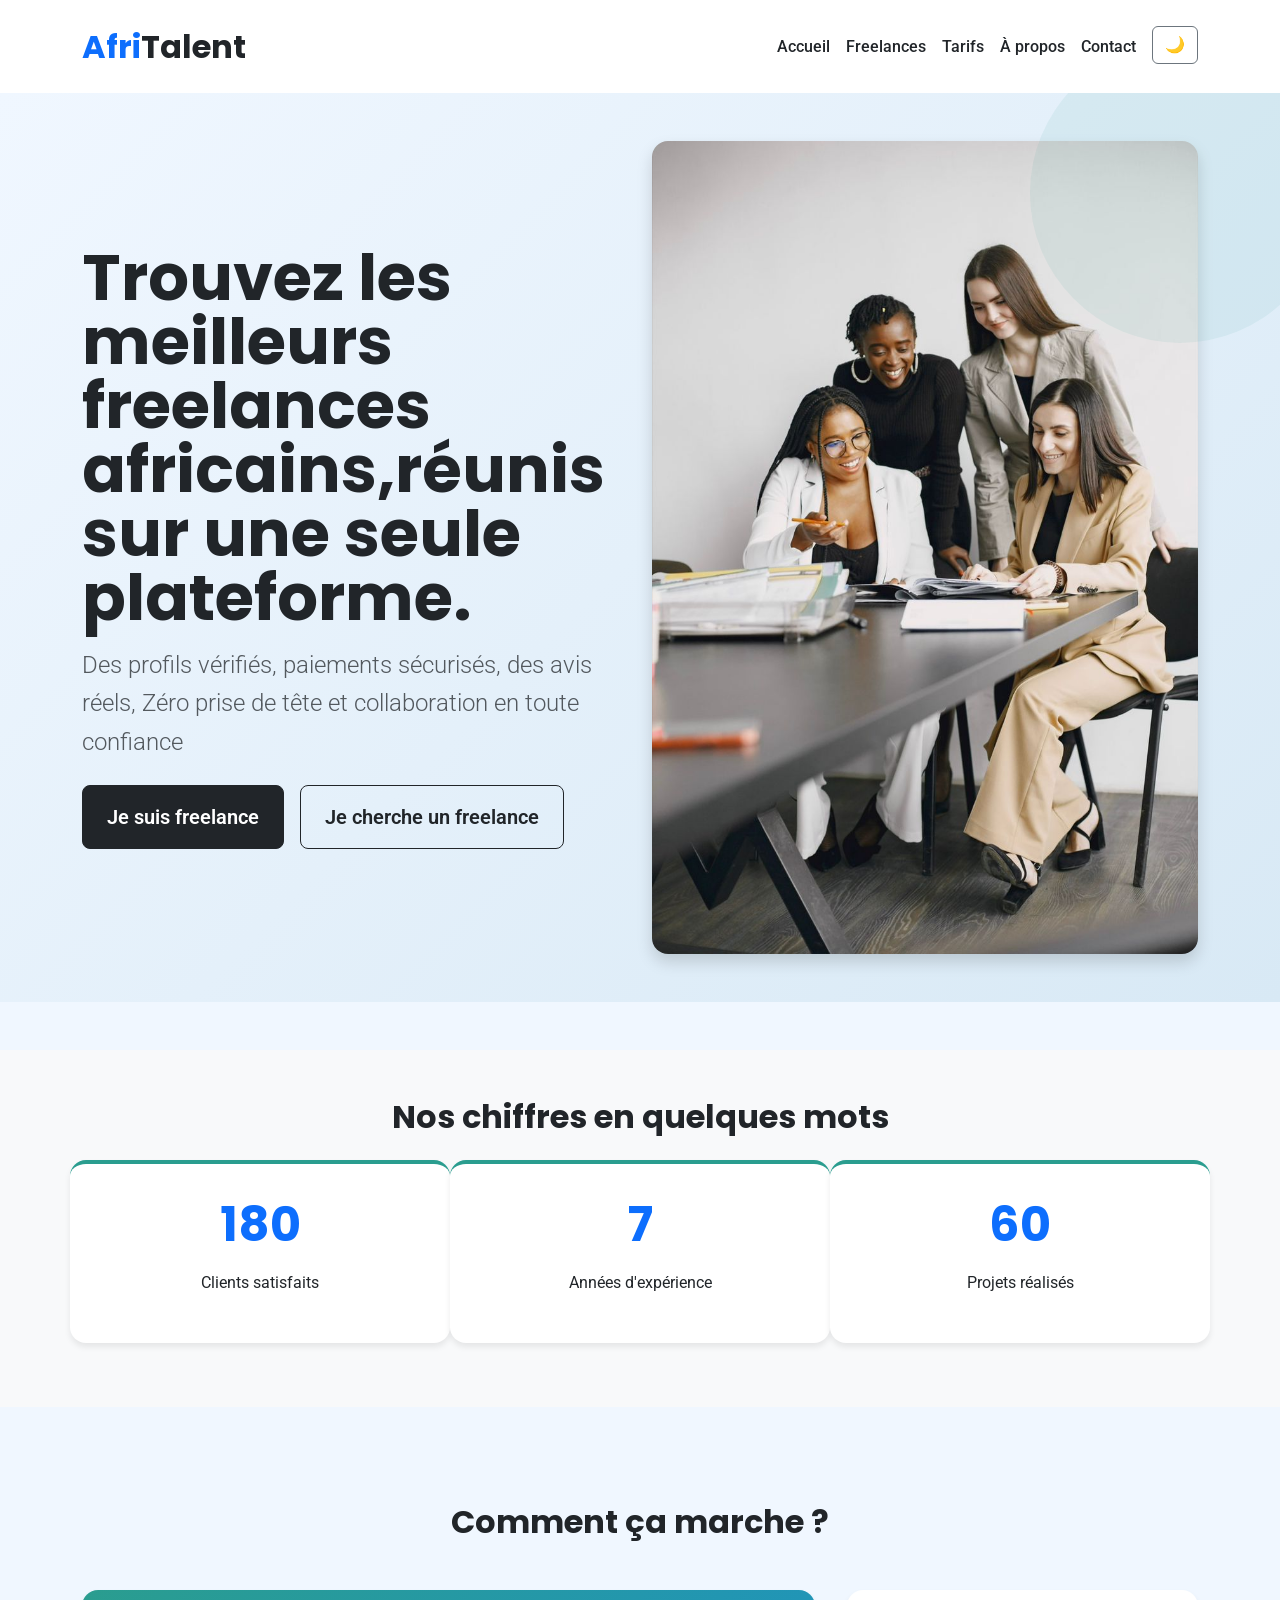
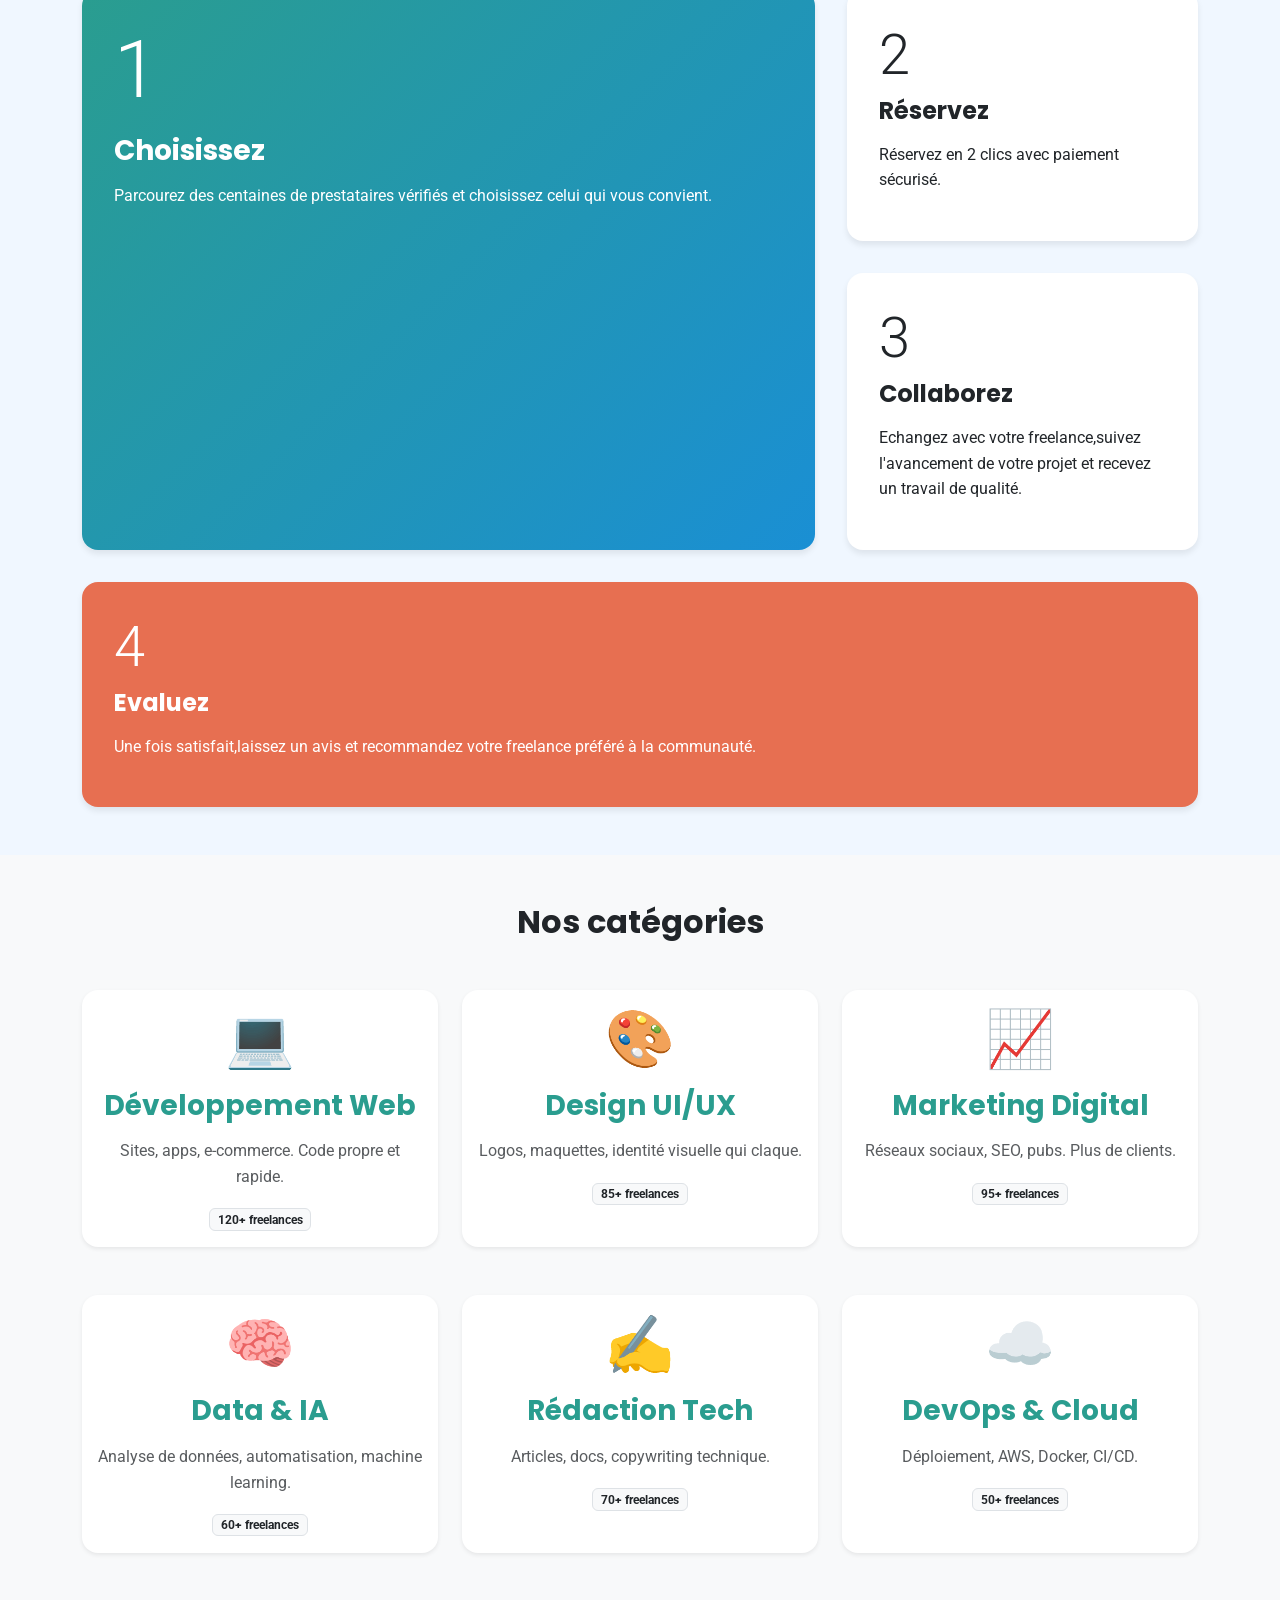
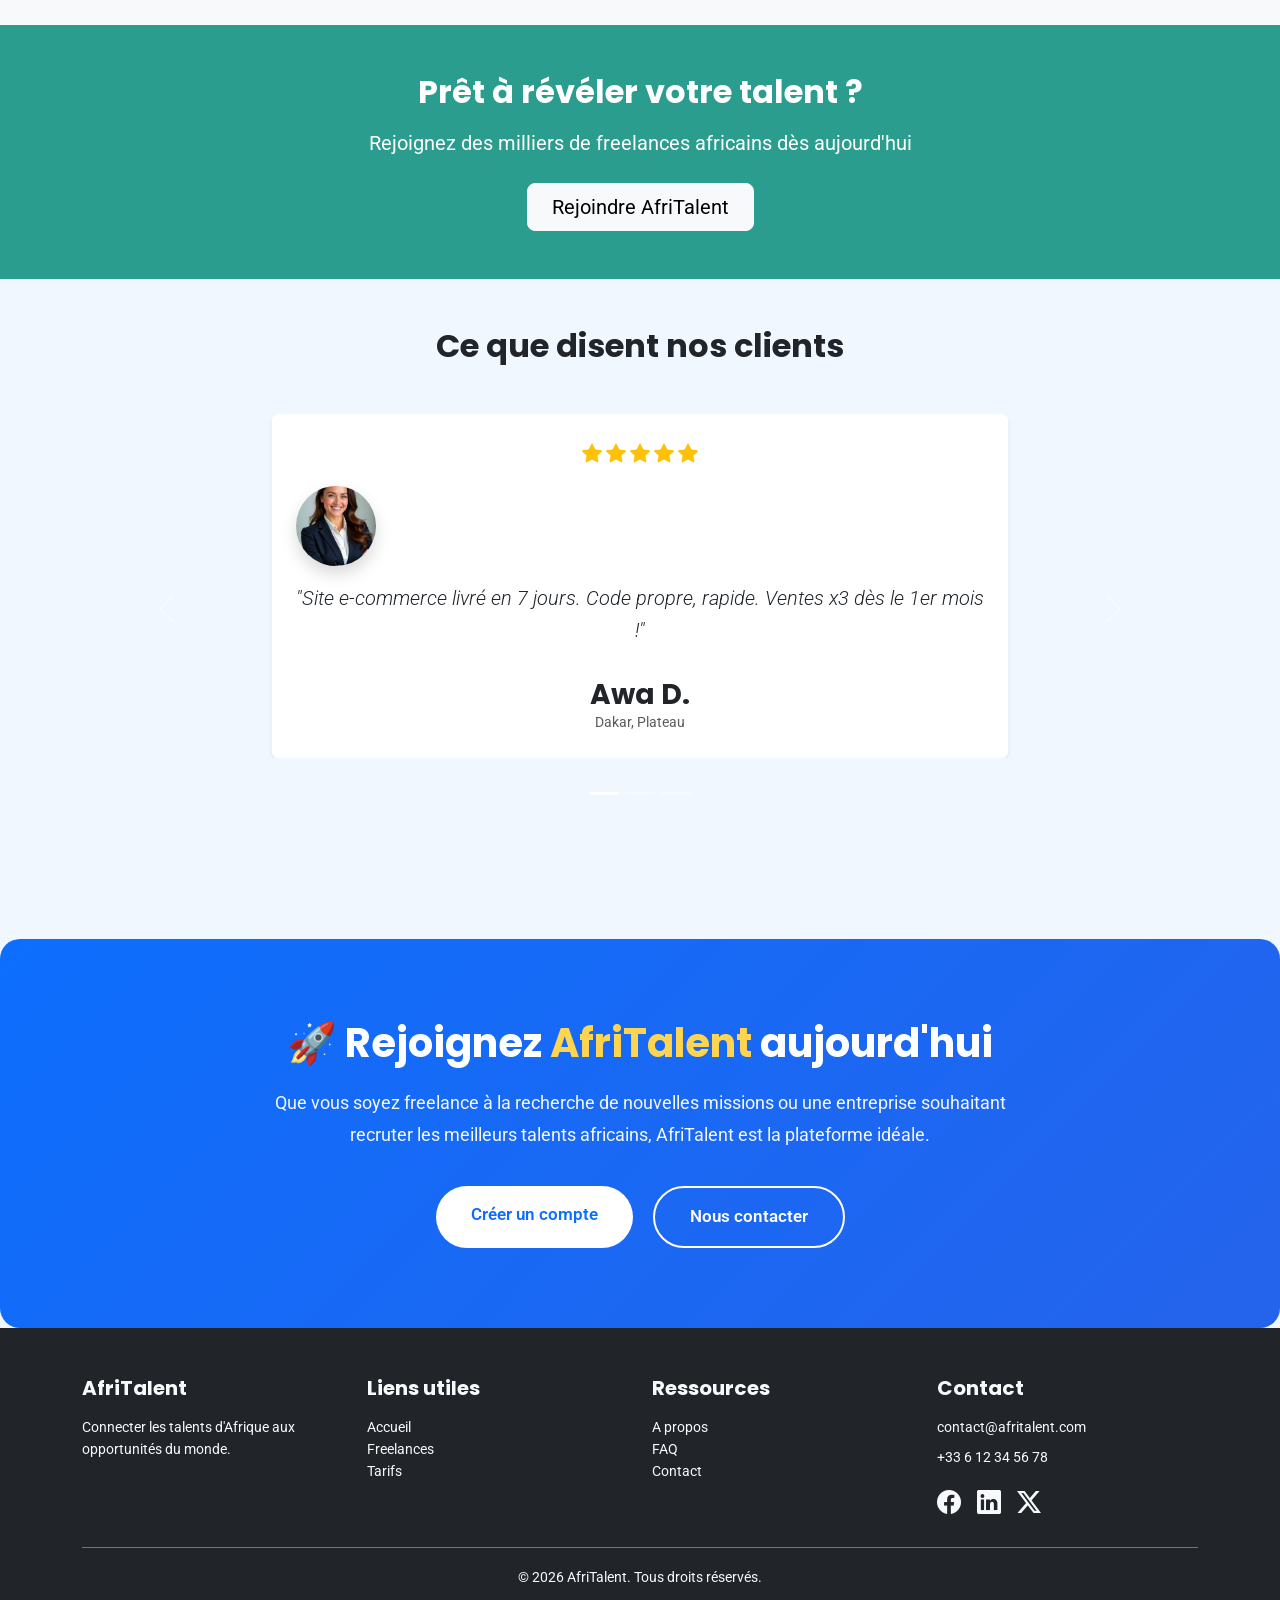
<file: index.html>
<!DOCTYPE html>
<html lang="fr">

<head>
  <meta charset="UTF-8">
  <meta name="viewport" content="width=device-width, initial-scale=1.0">
  <title>AfriTalent - Accueil</title>
  <!-- Google Fonts Poppins + Roboto -->
  <link rel="preconnect" href="https://fonts.googleapis.com">
  <link rel="preconnect" href="https://fonts.gstatic.com" crossorigin>
  <link href="https://fonts.googleapis.com/css2?family=Poppins:wght@600;700&family=Roboto:wght@400;500&display=swap"
    rel="stylesheet">
  <!-- Bootstrap CSS -->
  <link href="https://cdn.jsdelivr.net/npm/bootstrap@5.3.3/dist/css/bootstrap.min.css" rel="stylesheet">
  <!-- Bootstrap Icons -->
  <link rel="stylesheet" href="https://cdn.jsdelivr.net/npm/bootstrap-icons@1.11.3/font/bootstrap-icons.css">

  <link rel="stylesheet" href="css/style.css">
</head>

<body>
  <!-- Navbar -->
  <nav class="navbar navbar-expand-lg navbar-light bg-light">
    <div class="container">
      <a class="navbar-brand logo" href="index.html"> <span class="afri">Afri</span><span
          class="talent">Talent</span></a>
      <button class="navbar-toggler" type="button" data-bs-toggle="collapse" data-bs-target="#navbarNav">
        <span class="navbar-toggler-icon"></span>
      </button>
      <div class="collapse navbar-collapse" id="navbarNav">
        <ul class="navbar-nav ms-auto">
          <li class="nav-item"><a class="nav-link active" href="index.html">Accueil</a></li>
          <li class="nav-item"><a class="nav-link" href="freelances.html">Freelances</a></li>
          <li class="nav-item"><a class="nav-link" href="tarifs.html">Tarifs</a></li>
          <li class="nav-item"><a class="nav-link" href="about.html">À propos</a></li>
          <li class="nav-item"><a class="nav-link" href="contact.html">Contact</a></li>
          <li class="nav-item"><button id="theme-toggle" class="btn btn-outline-secondary ms-2"
              type="button">🌙</button>
          </li>
        </ul>
      </div>
    </div>
  </nav>

  <!-- Section hero-->
  <!--
  <header class="bg-dark text-white text-center py-5 mt-5">
    <div class="container">
      <h1 class="display-4 fw-bold">Trouvez les meilleurs freelances africains</h1>
      <p class="lead">Des talents vérifiés pour vos projets web, design et marketing</p>
      <a href="freelances.html" class="btn btn-primary btn-lg mt-3">Explorer les freelances</a>
    </div>
  </header>
<main class="container my-5">
    <section>
      <h2>Pourquoi choisir AfriTalent ?</h2>
      <p>Nous connectons les entreprises aux meilleurs freelances africains. Tous nos profils sont vérifiés et évalués par notre équipe.</p>
      <img src="Images/hero.jpeg" alt="Freelances africains" class="img-fluid rounded">
    </section>
  </main>
  -->
  <!-- HERO ASYMETRIQUE -->
  <section class="hero-asym py-5">
    <div class="container">
      <div class="row align-items-center">
        <div class="col-lg-6">
          <h1 class="display-3 fw-bold lh-1">Trouvez les meilleurs freelances africains,réunis sur une seule plateforme.
          </h1>
          <p class="lead fs-4 text-muted mt-3">Des profils vérifiés, paiements sécurisés, des avis réels, Zéro prise de
            tête et collaboration en toute confiance</p>
          <div class="d-flex flex-wrap gap-3 mt-4">
            <a href="contact.html" class="btn btn-dark btn-lg px-4 py-3 fw-semibold">Je suis freelance</a>
            <a href="freelances.html" class="btn btn-outline-dark btn-lg px-4 py-3 fw-semibold">Je cherche un
              freelance</a>
          </div>
        </div>
        <div class="col-lg-6 mt-4 mt-lg-0">
          <img src="Images/hero.jpeg" class="img-fluid rounded-4 shadow"
            alt="Équipe diversifiée de freelances qui collabore autour d'un ordinateur dans un bureau lumineux">
        </div>
      </div>
    </div>
  </section>
  <!-- STATS COUNTERS COMMIT 7 -->
  <section class="stats-section text-center my-5 py-5 bg-light">
    <div class="container">
      <h2 class="mb-4">Nos chiffres en quelques mots</h2>
      <div class="row">
        <div class="col-md-4 mb-3">
          <h2 class="counter" data-target="300">0</h2>
          <p>Clients satisfaits</p>
        </div>
        <div class="col-md-4 mb-3">
          <h2 class="counter" data-target="10">0</h2>
          <p>Années d'expérience</p>
        </div>
        <div class="col-md-4 mb-3">
          <h2 class="counter" data-target="100">0</h2>
          <p>Projets réalisés</p>
        </div>
      </div>
    </div>
  </section>

  <!-- BENTO GRID -->
  <section class="how-it-works py-5">
    <div class="container">
      <h2 class="text-center mb-5" style="font-family: var(--police-titre);">Comment ça marche ?</h2>
      <div class="bento-grid">

        <div class="bento-item bento-large">
          <div class="display-1 mb-3">1</div>
          <h3>Choisissez</h3>
          <p>Parcourez des centaines de prestataires vérifiés et choisissez celui qui vous convient.</p>
        </div>

        <div class="bento-item">
          <div class="display-4 mb-2">2</div>
          <h4>Réservez</h4>
          <p>Réservez en 2 clics avec paiement sécurisé.</p>
        </div>

        <div class="bento-item">
          <div class="display-4 mb-2">3</div>
          <h4>Collaborez</h4>
          <p>Echangez avec votre freelance,suivez l'avancement de votre projet et recevez un travail de qualité.</p>
        </div>

        <div class="bento-item bento-wide">
          <div class="display-4 mb-2">4</div>
          <h4>Evaluez</h4>
          <p>Une fois satisfait,laissez un avis et recommandez votre freelance préféré à la communauté.</p>
        </div>

      </div>
    </div>
  </section>

  <!-- CATEGORIES -->
  <section id="services" class="categories py-5 bg-light">
    <div class="container">
      <h2 class="text-center mb-5" style="font-family: var(--police-titre);">Nos catégories</h2>
      <div class="row g-4">

        <div class="col-12 col-md-6 col-lg-4 mb-4">
          <div class="card border-0 shadow-sm h-100 category-card text-center">
            <div class="card-body">
              <div class="display-4 mb-3">💻</div>
              <h3 class="text-success">Développement Web</h3>
              <p class="text-muted">Sites, apps, e-commerce. Code propre et rapide.</p>
              <span class="badge bg-light text-dark border">120+ freelances</span>
            </div>
          </div>
        </div>

        <div class="col-12 col-md-6 col-lg-4 mb-4">
          <div class="card border-0 shadow-sm h-100 category-card text-center">
            <div class="card-body">
              <div class="display-4 mb-3">🎨</div>
              <h3 class="text-success">Design UI/UX</h3>
              <p class="text-muted">Logos, maquettes, identité visuelle qui claque.</p>
              <span class="badge bg-light text-dark border">85+ freelances</span>
            </div>
          </div>
        </div>

        <div class="col-12 col-md-6 col-lg-4 mb-4">
          <div class="card border-0 shadow-sm h-100 category-card text-center">
            <div class="card-body">
              <div class="display-4 mb-3">📈</div>
              <h3 class="text-success">Marketing Digital</h3>
              <p class="text-muted">Réseaux sociaux, SEO, pubs. Plus de clients.</p>
              <span class="badge bg-light text-dark border">95+ freelances</span>
            </div>
          </div>
        </div>
        <div class="col-12 col-md-6 col-lg-4 mb-4">
          <div class="card border-0 shadow-sm h-100 category-card text-center">
            <div class="card-body">
              <div class="display-4 mb-3">🧠</div>
              <h3 class="text-success">Data & IA</h3>
              <p class="text-muted">Analyse de données, automatisation, machine learning.</p>
              <span class="badge bg-light text-dark border">60+ freelances</span>
            </div>
          </div>
        </div>

        <div class="col-12 col-md-6 col-lg-4 mb-4">
          <div class="card border-0 shadow-sm h-100 category-card text-center">
            <div class="card-body">
              <div class="display-4 mb-3">✍️</div>
              <h3 class="text-success">Rédaction Tech</h3>
              <p class="text-muted">Articles, docs, copywriting technique.</p>
              <span class="badge bg-light text-dark border">70+ freelances</span>
            </div>
          </div>
        </div>

        <div class="col-12 col-md-6 col-lg-4 mb-4">
          <div class="card border-0 shadow-sm h-100 category-card text-center">
            <div class="card-body">
              <div class="display-4 mb-3">☁️</div>
              <h3 class="text-success">DevOps & Cloud</h3>
              <p class="text-muted">Déploiement, AWS, Docker, CI/CD.</p>
              <span class="badge bg-light text-dark border">50+ freelances</span>
            </div>
          </div>
        </div>

      </div>
    </div>
  </section>

  <!-- CTA BANDEAU BLEU  -->
  <section class="cta-banner py-5" style="background:var(--couleur-primaire); color: white; text-align: center;">
    <div class="container">
      <h2 class="mb-3">Prêt à révéler votre talent ?</h2>
      <p class="mb-4 fs-5">Rejoignez des milliers de freelances africains dès aujourd'hui</p>
      <a href="contact.html" class="btn btn-light btn-lg px-4">Rejoindre AfriTalent</a>
    </div>
  </section>
  <!-- TEMOIGNAGES -->
  <section class="testimonials py-5">
    <div class="container">
      <h2 class="text-center mb-5" style="font-family: var(--police-titre);">Ce que disent nos clients</h2>

      <div id="carouselTemoignages" class="carousel slide" data-bs-ride="carousel">

        <div class="carousel-inner">

          <!-- Témoignage 1 -->
          <div class="carousel-item active">
            <div class="row justify-content-center">
              <div class="col-md-8 text-center">
                <div class="card border-0 shadow-sm p-4">
                  <div class="mb-3">
                    <i class="bi bi-star-fill text-warning fs-5"></i>
                    <i class="bi bi-star-fill text-warning fs-5"></i>
                    <i class="bi bi-star-fill text-warning fs-5"></i>
                    <i class="bi bi-star-fill text-warning fs-5"></i>
                    <i class="bi bi-star-fill text-warning fs-5"></i>
                  </div>
                  <img src="Images/client2.jpeg" class="rounded-circle mb-3 border-3 border-white shadow" width="80"
                    height="80" style="object-fit: cover;" alt="Awa D.">
                  <p class="lead fst-italic">"Site e-commerce livré en 7 jours. Code propre, rapide. Ventes x3 dès le
                    1er mois !"</p>
                  <h3 class="mt-3 mb-0">Awa D.</h3>
                  <small class="text-muted">Dakar, Plateau</small>
                </div>
              </div>
            </div>
          </div>

          <!-- Témoignage 2 -->
          <div class="carousel-item">
            <div class="row justify-content-center">
              <div class="col-md-8 text-center">
                <div class="card border-0 shadow-sm p-4">
                  <div class="mb-3">
                    <i class="bi bi-star-fill text-warning fs-5"></i>
                    <i class="bi bi-star-fill text-warning fs-5"></i>
                    <i class="bi bi-star-fill text-warning fs-5"></i>
                    <i class="bi bi-star-fill text-warning fs-5"></i>
                    <i class="bi bi-star-fill text-warning fs-5"></i>
                  </div>
                  <img src="Images/client1.jpeg" class="rounded-circle mb-3 border-3 border-white shadow" width="80"
                    height="80" style="object-fit: cover;" alt="Moussa K.">
                  <p class="lead fst-italic">"Logo + maquettes pro. Mon identité visuelle claque maintenant. Clients
                    conquis !"</p>
                  <h3 class="mt-3 mb-0">Moussa K.</h3>
                  <small class="text-muted">Thiès, Startup Tech</small>
                </div>
              </div>
            </div>
          </div>

          <!-- Témoignage 3 -->
          <div class="carousel-item">
            <div class="row justify-content-center">
              <div class="col-md-8 text-center">
                <div class="card border-0 shadow-sm p-4">
                  <div class="mb-3">
                    <i class="bi bi-star-fill text-warning fs-5"></i>
                    <i class="bi bi-star-fill text-warning fs-5"></i>
                    <i class="bi bi-star-fill text-warning fs-5"></i>
                    <i class="bi bi-star-fill text-warning fs-5"></i>
                    <i class="bi bi-star-fill text-warning fs-5"></i>
                  </div>
                  <img src="Images/client3.jpeg" class="rounded-circle mb-3 border-3 border-white shadow" width="80"
                    height="80" style="object-fit: cover;" alt="Fatou S.">
                  <p class="lead fst-italic">"Campagne Facebook qui a cartonné. 200 leads en 2 semaines. ROI direct."
                  </p>
                  <h3 class="mt-3 mb-0">Fatou S.</h3>
                  <small class="text-muted">Saly</small>
                </div>
              </div>
            </div>
          </div>

        </div>

        <!-- Boutons précédent/suivant -->
        <button class="carousel-control-prev" type="button" data-bs-target="#carouselTemoignages" data-bs-slide="prev">
          <span class="carousel-control-prev-icon" aria-hidden="true"></span>
          <span class="visually-hidden">Précédent</span>
        </button>
        <button class="carousel-control-next" type="button" data-bs-target="#carouselTemoignages" data-bs-slide="next">
          <span class="carousel-control-next-icon" aria-hidden="true"></span>
          <span class="visually-hidden">Suivant</span>
        </button>

        <!-- Petits points en bas -->
        <div class="carousel-indicators mt-4 position-relative">
          <button type="button" data-bs-target="#carouselTemoignages" data-bs-slide-to="0" class="active"
            aria-current="true"></button>
          <button type="button" data-bs-target="#carouselTemoignages" data-bs-slide-to="1"></button>
          <button type="button" data-bs-target="#carouselTemoignages" data-bs-slide-to="2"></button>
        </div>

      </div>
    </div>
    <!-- ===== Rejoindre AfriTalent ===== -->
  </section>
  <section class="join-section">
    <div class="join-content">
      <h2>🚀 Rejoignez <span>AfriTalent</span> aujourd'hui</h2>

      <p>
        Que vous soyez freelance à la recherche de nouvelles missions
        ou une entreprise souhaitant recruter les meilleurs talents
        africains, AfriTalent est la plateforme idéale.
      </p>

      <div class="join-buttons">
        <a href="#" class="btn-primary">
          <i class="fas fa-user-plus"></i> Créer un compte
        </a>

        <a href="#" class="btn-secondary">
          <i class="fas fa-envelope"></i> Nous contacter
        </a>
      </div>
    </div>
  </section>
  <footer class="bg-dark text-light pt-5 pb-3">
    <div class="container">
      <div class="row g-4">
        <div class="col-12 col-md-6 col-lg-3">
          <h5 class="mb-3">AfriTalent</h5>
          <p class="small">Connecter les talents d'Afrique aux opportunités du monde.</p>
        </div>
        <div class="col-12 col-md-6 col-lg-3">
          <h5 class="mb-3">Liens utiles</h5>
          <ul class="list-unstyled small">
            <li><a href="index.html" class="text-light text-decoration-none">Accueil</a></li>
            <li><a href="freelances.html" class="text-light text-decoration-none">Freelances</a></li>
            <li><a href="tarifs.html" class="text-light text-decoration-none">Tarifs</a></li>
          </ul>
        </div>
        <div class="col-12 col-md-6 col-lg-3">
          <h5 class="mb-3">Ressources</h5>
          <ul class="list-unstyled small">
            <li><a href="about.html" class="text-light text-decoration-none">A propos</a></li>
            <li><a href="#" class="text-light text-decoration-none">FAQ</a></li>
            <li><a href="contact.html" class="text-light text-decoration-none">Contact</a></li>
          </ul>
        </div>
        <div class="col-12 col-md-6 col-lg-3">
          <h5 class="mb-3">Contact</h5>
          <p class="small mb-2">contact@afritalent.com</p>
          <p class="small mb-3">+33 6 12 34 56 78</p>
          <div class="d-flex gap-3 fs-4">
            <a href="#" class="text-light"><i class="bi bi-facebook"></i></a>
            <a href="#" class="text-light"><i class="bi bi-linkedin"></i></a>
            <a href="#" class="text-light"><i class="bi bi-twitter-x"></i></a>
          </div>
        </div>
      </div>
      <div class="text-center mt-4 pt-3 border-top border-secondary">
        <small>© <span id="year"></span> AfriTalent. Tous droits réservés.</small>
      </div>
    </div>
  </footer>

  <script>document.getElementById('year').textContent = new Date().getFullYear();</script>
  <button id="back-to-top" type="button">↑</button>
  <script src="https://cdn.jsdelivr.net/npm/bootstrap@5.3.3/dist/js/bootstrap.bundle.min.js"></script>
  <script src="JS/main.js"></script>
</body>

</html>
</file>
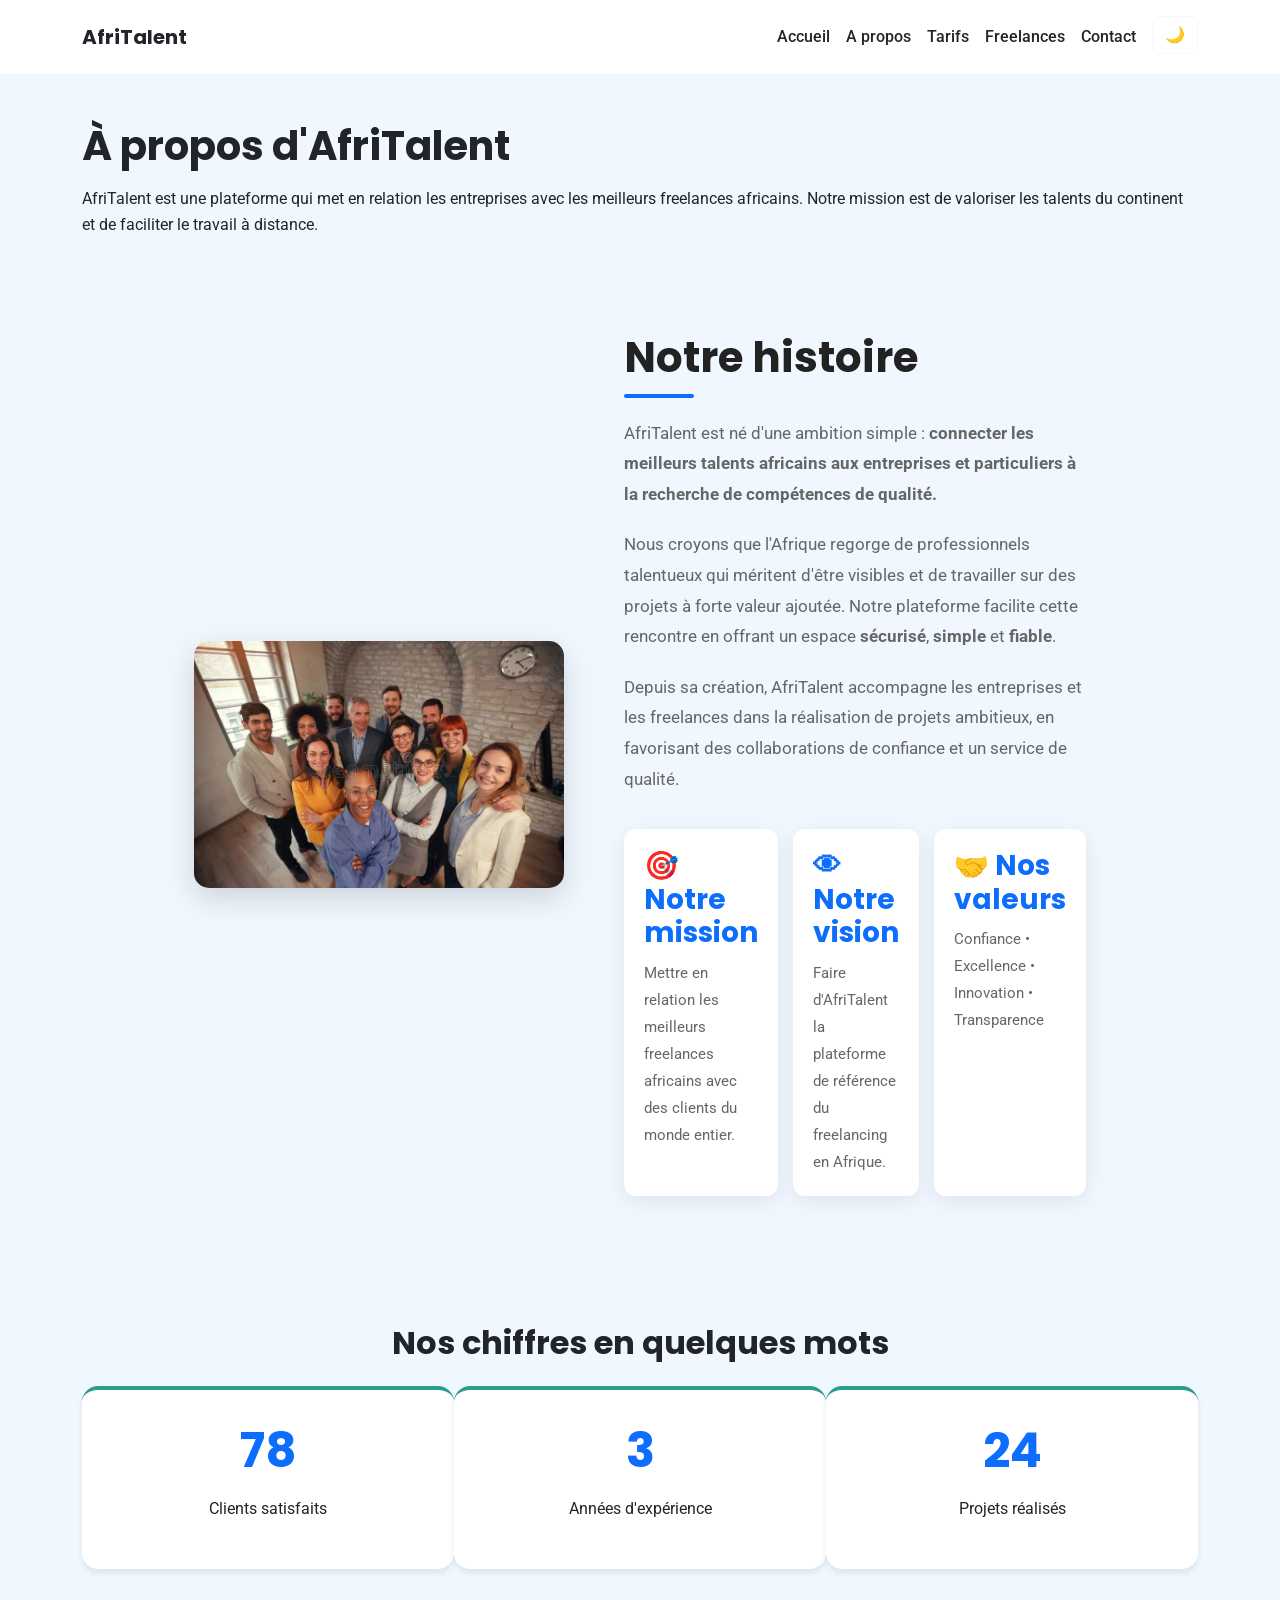
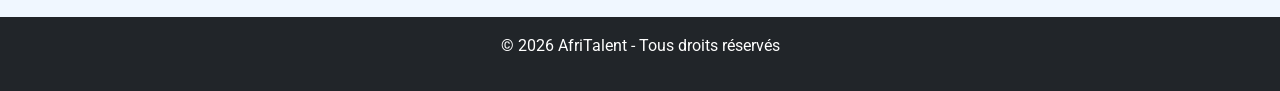
<file: about.html>
<!DOCTYPE html>
<html lang="fr">

<head>
  <meta charset="UTF-8">
  <meta name="viewport" content="width=device-width, initial-scale=1.0">
  <title>AfriTalent - A Propos</title>
  <!-- Google Fonts Poppins + Roboto -->
  <link rel="preconnect" href="https://fonts.googleapis.com">
  <link rel="preconnect" href="https://fonts.gstatic.com" crossorigin>
  <link href="https://fonts.googleapis.com/css2?family=Poppins:wght@600;700&family=Roboto:wght@400;500&display=swap"
    rel="stylesheet">
  <link href="https://cdn.jsdelivr.net/npm/bootstrap@5.3.3/dist/css/bootstrap.min.css" rel="stylesheet">
  <link rel="stylesheet" href="css/style.css">
</head>

<body>
  <!-- Navbar -->
  <nav class="navbar navbar-expand-lg navbar-dark bg-dark">
    <div class="container">
      <a class="navbar-brand fw-bold" href="index.html">AfriTalent</a>
      <button class="navbar-toggler" type="button" data-bs-toggle="collapse" data-bs-target="#navbarNav">
        <span class="navbar-toggler-icon"></span>
      </button>
      <div class="collapse navbar-collapse" id="navbarNav">
        <ul class="navbar-nav ms-auto">
          <li class="nav-item"><a class="nav-link" href="index.html">Accueil</a></li>
          <li class="nav-item"><a class="nav-link active" href="about.html">A propos</a></li>
          <li class="nav-item"><a class="nav-link" href="tarifs.html">Tarifs</a></li>
          <li class="nav-item"><a class="nav-link" href="freelances.html">Freelances</a></li>
          <li class="nav-item"><a class="nav-link" href="contact.html">Contact</a></li>
          <li class="nav-item"><button id="theme-toggle" class="btn btn-outline-light ms-2" type="button">🌙</button>
          </li>
        </ul>
      </div>
    </div>
  </nav>
  <!-- Contenu de la page -->
  <main class="container my-5">

    <h1>À propos d'AfriTalent</h1>
    <p>AfriTalent est une plateforme qui met en relation les entreprises avec les meilleurs freelances africains. Notre
      mission est de valoriser les talents du continent et de faciliter le travail à distance.</p>

    <section class="about">
      <div class="about-container">

        <div class="about-image">
          <img src="Images/team.jpeg" alt="Equipe AfriTalent">
        </div>

        <div class="about-content">

          <h2>Notre histoire</h2>

          <p>
            AfriTalent est né d'une ambition simple :
            <strong>connecter les meilleurs talents africains aux entreprises
              et particuliers à la recherche de compétences de qualité.</strong>
          </p>

          <p>
            Nous croyons que l'Afrique regorge de professionnels talentueux qui
            méritent d'être visibles et de travailler sur des projets à forte
            valeur ajoutée. Notre plateforme facilite cette rencontre en offrant
            un espace <strong>sécurisé</strong>, <strong>simple</strong> et
            <strong>fiable</strong>.
          </p>

          <p>
            Depuis sa création, AfriTalent accompagne les entreprises et les
            freelances dans la réalisation de projets ambitieux, en favorisant
            des collaborations de confiance et un service de qualité.
          </p>

          <div class="about-boxes">

            <div class="box">
              <h3>🎯 Notre mission</h3>
              <p>Mettre en relation les meilleurs freelances africains avec des clients du monde entier.</p>
            </div>

            <div class="box">
              <h3>👁 Notre vision</h3>
              <p>Faire d'AfriTalent la plateforme de référence du freelancing en Afrique.</p>
            </div>

            <div class="box">
              <h3>🤝 Nos valeurs</h3>
              <p>Confiance • Excellence • Innovation • Transparence</p>
            </div>

          </div>

        </div>

      </div>
    </section>
    <!-- COMMIT 7 -->
    <section class="stats-section text-center my-5">
      <div class="container">
        <h2 class="mb-4">Nos chiffres en quelques mots</h2>
        <div class="row">
          <div class="col-md-4">
            <h2 class="counter" data-target="300">0</h2>
            <p>Clients satisfaits</p>
          </div>
          <div class="col-md-4">
            <h2 class="counter" data-target="10">0</h2>
            <p>Années d'expérience</p>
          </div>
          <div class="col-md-4">
            <h2 class="counter" data-target="100">0</h2>
            <p>Projets réalisés</p>
          </div>
        </div>
      </div>
    </section>
  </main>
  <footer class="bg-dark text-white text-center py-3 mt-5">
    <p>© 2026 AfriTalent - Tous droits réservés</p>
  </footer>

  <script src="https://cdn.jsdelivr.net/npm/bootstrap@5.3.3/dist/js/bootstrap.bundle.min.js"></script>
  <script src="JS/main.js"></script>
</body>

</html>
</file>
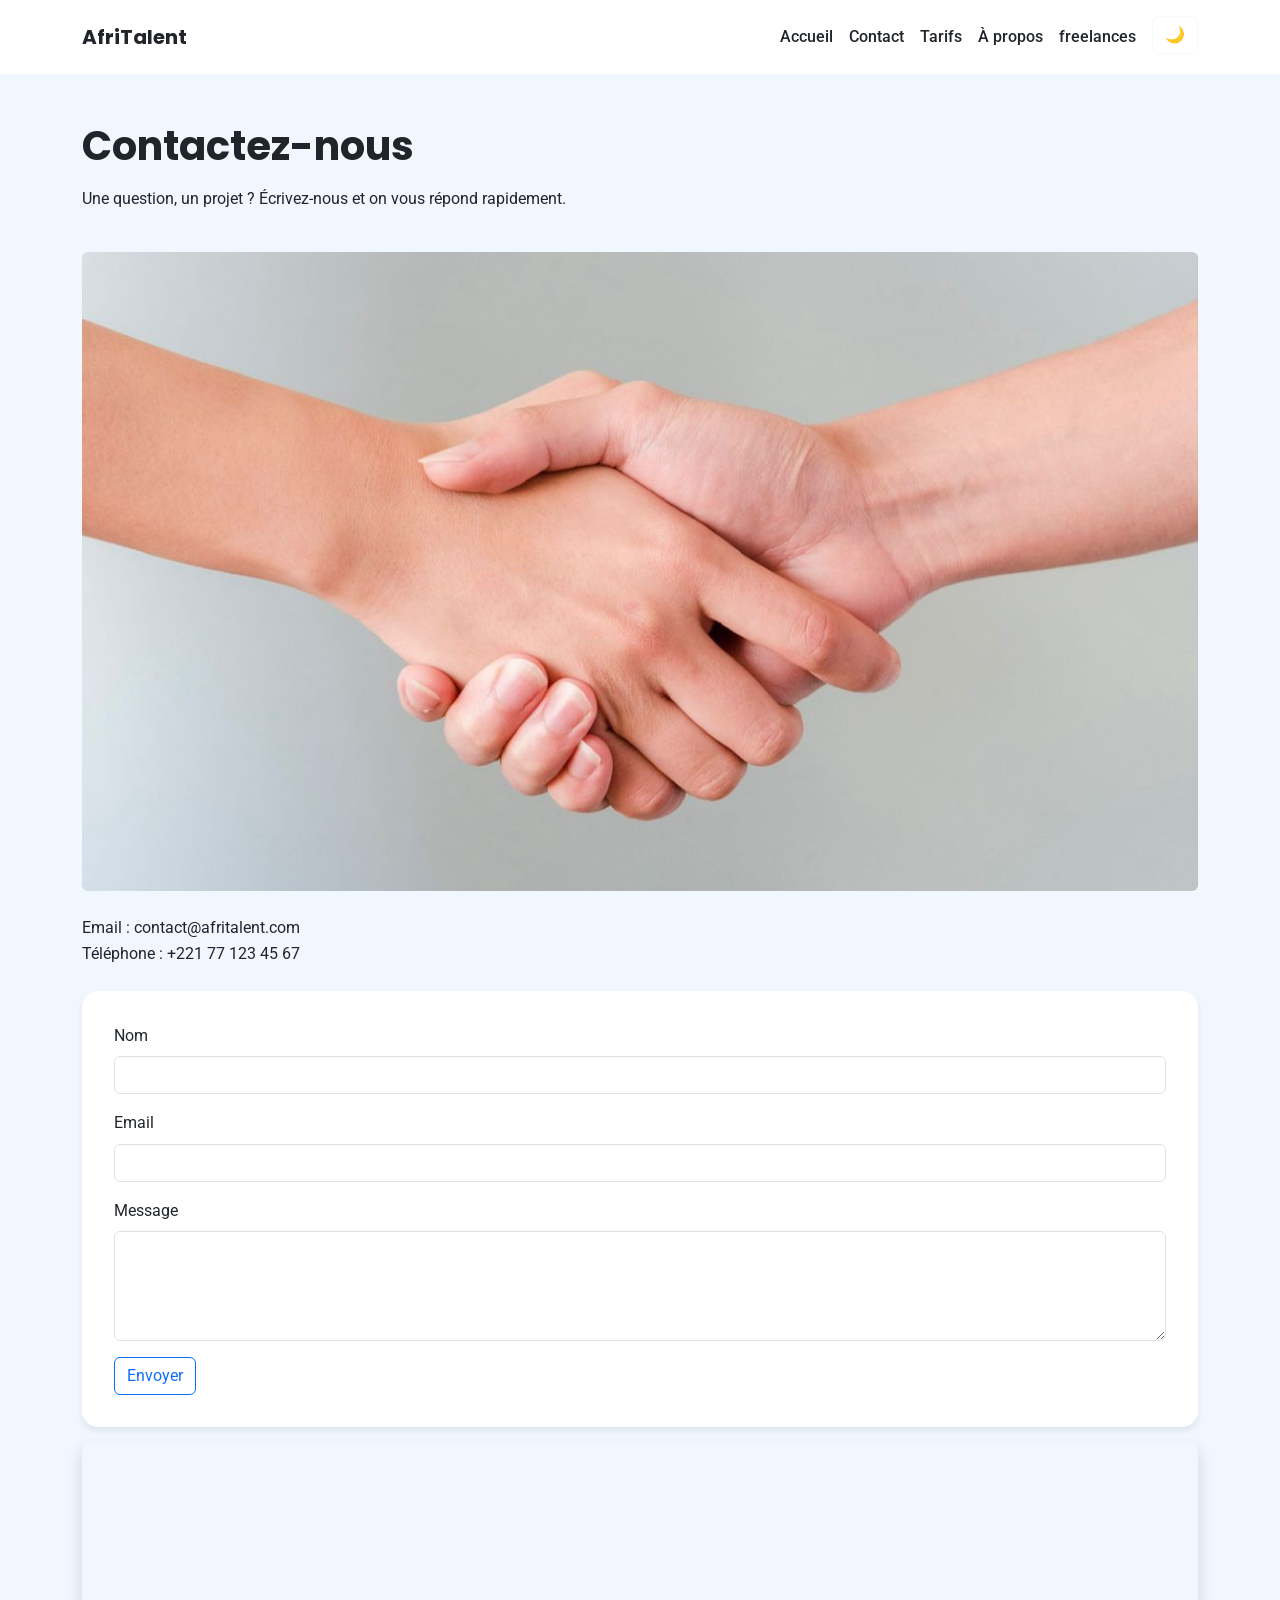
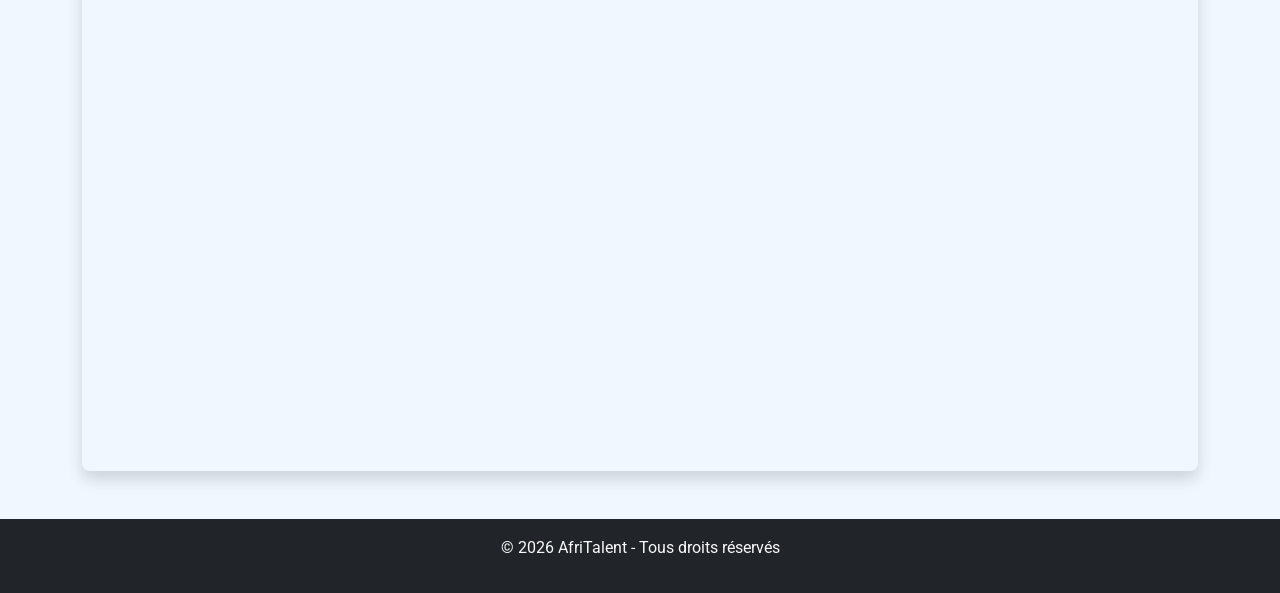
<file: contact.html>
<!DOCTYPE html>
<html lang="fr">

<head>
  <meta charset="UTF-8">
  <meta name="viewport" content="width=device-width, initial-scale=1.0">
  <title>AfriTalent - Contact</title>
  <!-- Google Fonts Poppins + Roboto -->
  <link rel="preconnect" href="https://fonts.googleapis.com">
  <link rel="preconnect" href="https://fonts.gstatic.com" crossorigin>
  <link href="https://fonts.googleapis.com/css2?family=Poppins:wght@600;700&family=Roboto:wght@400;500&display=swap"
    rel="stylesheet">
  <link href="https://cdn.jsdelivr.net/npm/bootstrap@5.3.3/dist/css/bootstrap.min.css" rel="stylesheet">
  <link rel="stylesheet" href="css/style.css">
</head>

<body>
  <!-- Navbar -->
  <nav class="navbar navbar-expand-lg navbar-dark bg-dark">
    <div class="container">
      <a class="navbar-brand fw-bold" href="index.html">AfriTalent</a>
      <button class="navbar-toggler" type="button" data-bs-toggle="collapse" data-bs-target="#navbarNav">
        <span class="navbar-toggler-icon"></span>
      </button>
      <div class="collapse navbar-collapse" id="navbarNav">
        <ul class="navbar-nav ms-auto">
          <li class="nav-item"><a class="nav-link" href="index.html">Accueil</a></li>
          <li class="nav-item"><a class="nav-link active" href="contact.html">Contact</a></li>
          <li class="nav-item"><a class="nav-link" href="tarifs.html">Tarifs</a></li>
          <li class="nav-item"><a class="nav-link" href="about.html">À propos</a></li>
          <li class="nav-item"><a class="nav-link" href="freelances.html">freelances</a></li>
          <li class="nav-item"><button id="theme-toggle" class="btn btn-outline-light ms-2" type="button">🌙</button>
          </li>
        </ul>
      </div>
    </div>
  </nav>
  <!-- Contenu de la page -->
  <main class="container my-5">
    <section>
      <h1>Contactez-nous</h1>
      <p>Une question, un projet ? Écrivez-nous et on vous répond rapidement.</p>
      <img src="Images/contact.jpeg" alt="Contact AfriTalent" class="img-fluid rounded mt-4">
      <p class="mt-4">Email : contact@afritalent.com<br>Téléphone : +221 77 123 45 67</p>
    </section>
    <!-- Formulaire de contact Commit 8 -->
    <form id="contactForm" class="mt-4">
      <div class="mb-3">
        <label for="name" class="form-label">Nom</label>
        <input type="text" class="form-control" id="name" name="name">
        <span class="error text-danger small"></span>
      </div>

      <div class="mb-3">
        <label for="email" class="form-label">Email</label>
        <input type="email" class="form-control" id="email" name="email">
        <span class="error text-danger small"></span>
      </div>

      <div class="mb-3">
        <label for="message" class="form-label">Message</label>
        <textarea class="form-control" id="message" name="message" rows="4"></textarea>
        <span class="error text-danger small"></span>
      </div>

      <button type="submit" class="btn btn-primary">Envoyer</button>
    </form>
    <div class="ratio ratio-16x9 rounded-3 shadow mt-3">
      <iframe
        src="https://www.google.com/maps/embed?pb=!1m18!1m12!1m3!1d3859.123!2d-17.446!3d14.693!2m3!1f0!2f0!3f0!3m2!1i1024!2i768!4f13.1!3m3!1m2!1s0xec172f1f6f0x0%3A0x0!2zMTTCsDQxJzM1LjAiTiAxN8KwMjYnNDUuNiJX!5e0!3m2!1sfr!2ssn!4v1234567890"
        style="border:0;" allowfullscreen="" loading="lazy" referrerpolicy="no-referrer-when-downgrade">
      </iframe>
    </div>
  </main>
  <footer class="bg-dark text-light text-center py-3 mt-5">
    <p>© 2026 AfriTalent - Tous droits réservés</p>
  </footer>
  <script src="JS/main.js"></script>
</body>

</html>
</file>
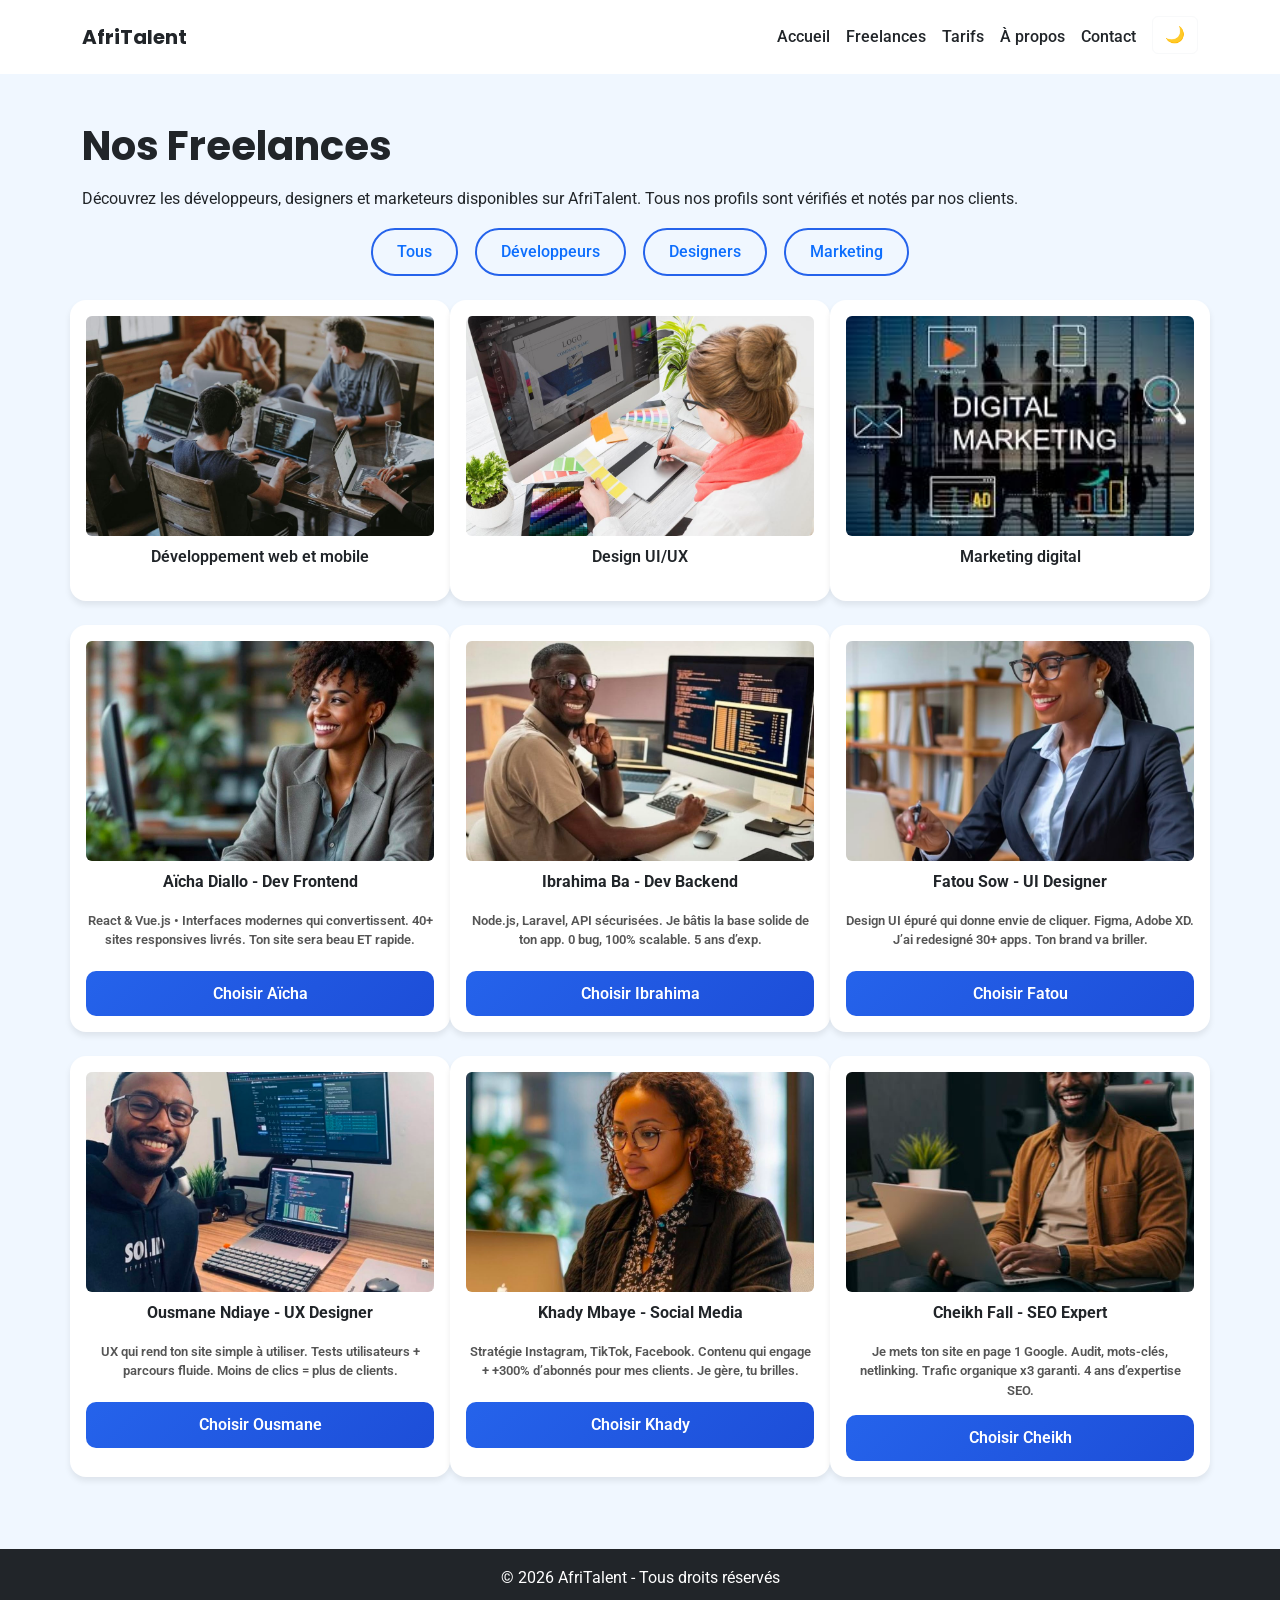
<file: freelances.html>
<!DOCTYPE html>
<html lang="fr">

<head>
  <meta charset="UTF-8">
  <meta name="viewport" content="width=device-width, initial-scale=1.0">
  <title>AfriTalent - Freelances</title>
  <!-- Google Fonts Poppins + Roboto -->
  <link rel="preconnect" href="https://fonts.googleapis.com">
  <link rel="preconnect" href="https://fonts.gstatic.com" crossorigin>
  <link href="https://fonts.googleapis.com/css2?family=Poppins:wght@600;700&family=Roboto:wght@400;500&display=swap"
    rel="stylesheet">
  <link href="https://cdn.jsdelivr.net/npm/bootstrap@5.3.3/dist/css/bootstrap.min.css" rel="stylesheet">
  <link rel="stylesheet" href="css/style.css">
</head>

<body>
  <!-- Navbar -->
  <nav class="navbar navbar-expand-lg navbar-dark bg-dark">
    <div class="container">
      <a class="navbar-brand fw-bold" href="index.html">AfriTalent</a>
      <button class="navbar-toggler" type="button" data-bs-toggle="collapse" data-bs-target="#navbarNav">
        <span class="navbar-toggler-icon"></span>
      </button>
      <div class="collapse navbar-collapse" id="navbarNav">
        <ul class="navbar-nav ms-auto">
          <li class="nav-item"><a class="nav-link" href="index.html">Accueil</a></li>
          <li class="nav-item"><a class="nav-link active" href="freelances.html">Freelances</a></li>
          <li class="nav-item"><a class="nav-link" href="tarifs.html">Tarifs</a></li>
          <li class="nav-item"><a class="nav-link" href="about.html">À propos</a></li>
          <li class="nav-item"><a class="nav-link" href="contact.html">Contact</a></li>
          <li class="nav-item"><button id="theme-toggle" class="btn btn-outline-light ms-2" type="button">🌙</button>
          </li>
        </ul>
      </div>
    </div>
  </nav>

  <!-- Contenu de la page -->
  <main class="container my-5">
    <section>
      <h1>Nos Freelances</h1>
      <p>Découvrez les développeurs, designers et marketeurs disponibles sur AfriTalent. Tous nos profils sont vérifiés
        et notés par nos clients.</p>
      <!--  commit 8 boutons de filtrage dynamique des freelances par catégorie -->
      <div class="filters mb-4 text-center">
        <button class="btn btn-outline-primary me-2" data-filter="all">Tous</button>
        <button class="btn btn-outline-primary me-2" data-filter="dev">Développeurs</button>
        <button class="btn btn-outline-primary me-2" data-filter="design">Designers</button>
        <button class="btn btn-outline-primary" data-filter="marketing">Marketing</button>
      </div>
      <!-- Cartes freelances avec catégorie pour filtrage JS -->
      <!--  Dev1 -->
      <div class="row mt-4">
        <div class="col-md-4 freelance-card" data-category="dev">
          <img src="Images/dev1.jpeg" alt="Homme développeur qui code sur un écran" class="img-fluid rounded">
          <p class="mt-2">Développement web et mobile</p>
        </div>
        <!-- Design1 -->
        <div class="col-md-4 freelance-card" data-category="design">
          <img src="Images/designer.jpeg" alt="Femme designer qui travaille sur maquette UI/UX avec tablette graphique"
            class="img-fluid rounded">
          <p class="mt-2">Design UI/UX</p>
        </div>
        <!-- Markrting1 -->
        <div class="col-md-4 freelance-card" data-category="marketing">
          <img src="Images/marketing.jpeg" alt="Personne qui analyse des statistiques marketing sur ordinateur"
            class="img-fluid rounded">
          <p class="mt-2">Marketing digital</p>
        </div>
        <!-- 2ème Dev -->
        <div class="col-md-4 freelance-card" data-category="dev">
          <img src="Images/dev2.jpeg" alt="Femme développeuse qui code" class="img-fluid rounded">
          <p class="mt-2 fw-bold">Aïcha Diallo - Dev Frontend</p>
          <p class="freelance-desc">
            React & Vue.js • Interfaces modernes qui convertissent.
            40+ sites responsives livrés. Ton site sera beau ET rapide.
          </p>

          <button class="btn-choisir">Choisir Aïcha</button>
        </div>

        <!-- 3ème Dev -->
        <div class="col-md-4 freelance-card" data-category="dev">
          <img src="Images/dev3.jpeg" alt="Développeur backend" class="img-fluid rounded">
          <p class="mt-2 fw-bold">Ibrahima Ba - Dev Backend</p>

          <p class="freelance-desc">
            Node.js, Laravel, API sécurisées. Je bâtis la base solide
            de ton app. 0 bug, 100% scalable. 5 ans d’exp.
          </p>

          <button class="btn-choisir">Choisir Ibrahima</button>
        </div>

        <!-- 2ème Design -->
        <div class="col-md-4 freelance-card" data-category="design">
          <img src="Images/designer2.jpeg" alt="Designer graphique" class="img-fluid rounded">
          <p class="mt-2 fw-bold">Fatou Sow - UI Designer</p>
          <p class="freelance-desc">
            Design UI épuré qui donne envie de cliquer. Figma, Adobe XD.
            J’ai redesigné 30+ apps. Ton brand va briller.
          </p>
          <button class="btn-choisir">Choisir Fatou</button>
        </div>

        <!-- 3ème Design -->
        <div class="col-md-4 freelance-card" data-category="design">
          <img src="Images/designer3.jpeg" alt="Web designer" class="img-fluid rounded">
          <p class="mt-2 fw-bold">Ousmane Ndiaye - UX Designer</p>
          <p class="freelance-desc">
            UX qui rend ton site simple à utiliser. Tests utilisateurs +
            parcours fluide. Moins de clics = plus de clients.
          </p>
          <button class="btn-choisir">Choisir Ousmane</button>

        </div>

        <!-- 2ème Marketing -->
        <div class="col-md-4 freelance-card" data-category="marketing">
          <img src="Images/marketing2.jpeg" alt="Social media manager" class="img-fluid rounded">
          <p class="mt-2 fw-bold">Khady Mbaye - Social Media</p>
          <p class="freelance-desc">
            Stratégie Instagram, TikTok, Facebook. Contenu qui engage +
            +300% d’abonnés pour mes clients. Je gère, tu brilles.
          </p>
          <button class="btn-choisir">Choisir Khady</button>
        </div>

        <!-- 3ème Marketing -->
        <div class="col-md-4 freelance-card" data-category="marketing">
          <img src="Images/marketing3.jpeg" alt="SEO specialist" class="img-fluid rounded">
          <p class="mt-2 fw-bold">Cheikh Fall - SEO Expert</p>
          <p class="freelance-desc">
            Je mets ton site en page 1 Google. Audit, mots-clés, netlinking.
            Trafic organique x3 garanti. 4 ans d’expertise SEO.
          </p>
          <button class="btn-choisir">Choisir Cheikh</button>
        </div>
      </div>
    </section>
  </main>
  <footer class="bg-dark text-white text-center py-3 mt-5">
    <p>© 2026 AfriTalent - Tous droits réservés</p>
  </footer>
  <script src="https://cdn.jsdelivr.net/npm/bootstrap@5.3.3/dist/js/bootstrap.bundle.min.js"></script>
  <script src="JS/main.js"></script>
</body>

</html>
</file>
<file: css/style.css>
/*Variables CSS */
:root {
  --couleur-primaire: #2A9D8F;
  --couleur-secondaire: #E76F51;
  --couleur-fond: #f0f7ff;
  --couleur-carte: #FFFFFF;
  --couleur-texte: #212529;
  --couleur-blanc: #FFFFFF;

  --police-titre: 'Poppins', sans-serif;
  --police-texte: 'Roboto', sans-serif;

  --espacement-sm: 0.5rem;
  --espacement-md: 1rem;
  --espacement-lg: 2rem;
}

[data-theme="dark"] {
  --couleur-fond: #121212;
  --couleur-carte: #1e1e1e;
  --couleur-texte: #e0e0e0;
  --couleur-primaire: #bb86fc;
}

body {
  background-color: var(--couleur-fond);
  color: var(--couleur-texte);
  transition: 0.3s ease;
}

/*Reset CSS */
* {
  margin: 0;
  padding: 0;
  box-sizing: border-box;
}

/* Styles de base */
body {
  font-family: var(--police-texte);
  font-size: 16px;
  color: var(--couleur-texte);
  background-color: var(--couleur-fond);
  line-height: 1.6;
}

h1,
h2,
h3,
h4,
h5,
h6 {
  font-family: var(--police-titre);
  font-weight: 700;
  margin-bottom: var(--espacement-md);
}

a {
  text-decoration: none;
  color: var(--couleur-primaire);
}

/*Navbar */
.navbar {
  background-color: var(--couleur-blanc) !important;
  padding: var(--espacement-md) var(--espacement-lg);
}

/* Liens de la navbar */
.navbar .nav-link {
  color: var(--couleur-texte) !important;
  font-weight: 500;
}

.navbar .nav-link:hover {
  color: var(--couleur-primaire) !important;
}

.navbar-brand {
  color: var(--couleur-texte) !important;
  font-family: var(--police-titre);
  font-weight: 700;
}

.afri {
  color: #0d6efd;
}

.talent {
  color: #212529;
}

.logo:hover {
  color: inherit;
}

.logo {
  font-family: 'poppins', sans-serif;
  font-size: 32px;
  font-weight: 700;
}

/* Hero asymétrique */
.hero-asym {
  background: linear-gradient(135deg, var(--couleur-fond) 0%, #d8e9f5 100%);
  padding-top: 5rem;
  padding-bottom: 5rem;
  position: relative;
  overflow: hidden;
}

.hero-asym::before {
  content: "";
  position: absolute;
  top: -50px;
  right: -50px;
  width: 300px;
  height: 300px;
  background: var(--couleur-primaire);
  opacity: 0.08;
  border-radius: 50%;
}

.stats-section .col-md-4 {
  background: var(--couleur-carte);
  border-radius: 1rem;
  padding: 2rem 1rem;
  box-shadow: 0 4px 6px rgba(0, 0, 0, 0.08);
  border-top: 4px solid var(--couleur-primaire);
  transition: transform 0.3s ease;
}

.stats-section .col-md-4:hover {
  transform: translateY(-6px);
}

/* Bento Grid */
.bento-grid {
  display: grid;
  grid-template-columns: repeat(3, 1fr);
  gap: var(--espacement-lg);
}

.bento-item {
  background: var(--couleur-carte);
  color: var(--couleur-texte);
  padding: 2rem;
  border-radius: 1rem;
  box-shadow: 0 4px 6px rgba(0, 0, 0, 0.08);
  transition: transform 0.3s ease, box-shadow 0.3s ease;
  font-family: var(--police-texte);
}

.bento-item:hover {
  transform: translateY(-8px);
  box-shadow: 0 12px 24px rgba(0, 0, 0, 0.12);
}

.bento-large {
  grid-column: span 2;
  grid-row: span 2;
  background: linear-gradient(135deg, var(--couleur-primaire) 0%, #1a8fd4 100%);
  color: #FFFFFF !important;
}

.bento-large h3,
.bento-large p {
  color: #FFFFFF !important;
}

.bento-wide {
  grid-column: span 3;
  background: var(--couleur-secondaire);
  color: #FFFFFF !important;
}

.freelance-card {
  background: var(--couleur-carte);
  border-radius: 1rem;
  padding: 1rem;
  margin-bottom: 1.5rem;
  box-shadow: 0 4px 6px rgba(0, 0, 0, 0.08);
  transition: transform 0.3s ease, box-shadow 0.3s ease;
}

.freelance-card:hover {
  transform: translateY(-6px);
  box-shadow: 0 12px 24px rgba(0, 0, 0, 0.12);
}

.freelance-card img {
  height: 220px;
  width: 100%;
  object-fit: cover;
}

.freelance-card p {
  margin-top: 0.8rem;
  font-weight: 600;
  text-align: center;
}

.freelance-desc {
  font-size: 13px;
  color: #555;
  margin: 10px 0 15px 0;
  line-height: 1.5;
  min-height: 45px;
}

.btn-choisir {
  width: 100%;
  padding: 10px;
  background: linear-gradient(135deg, #2563eb, #1d4ed8);
  color: white;
  border: none;
  border-radius: 10px;
  font-weight: 600;
  cursor: pointer;
  transition: all 0.3s ease;
}

/* Mobile : 1 seule colonne */
@media (max-width: 768px) {
  .bento-grid {
    grid-template-columns: 1fr;
  }

  .bento-large,
  .bento-wide {
    grid-column: span 1;
    grid-row: span 1;
  }
}

/* Boutons filtres */
.btn-outline-primary {
  border-radius: 25px;
  /* coins arrondis */
  padding: 10px 24px;
  font-weight: 500;
  border: 2px solid #2563eb;
  transition: all 0.3s ease;
  margin: 0 5px;
}

.btn-outline-primary:hover {
  background-color: #2563eb;
  border-color: #2563eb;
  transform: translateY(-2px);
  box-shadow: 0 6px 16px rgba(37, 99, 235, 0.35);
}

/* Bouton actif quand tu cliques sur un filtre */
.btn-outline-primary.active,
.btn-outline-primary:active {
  background-color: #2563eb !important;
  border-color: #2563eb !important;
  color: white !important;
  box-shadow: 0 6px 16px rgba(37, 99, 235, 0.35);
}

/* Cartes catégories hover */
.categories .card {
  border: none;
  border-radius: 1rem;
  transition: transform 0.3s ease, box-shadow 0.3s ease;
  cursor: pointer;
  background: var(--couleur-blanc);
}

.categories .card:hover {
  transform: translateY(-10px);
  box-shadow: 0 15px 30px rgba(0, 0, 0, 0.15);
}

.categories .card-title {
  color: var(--couleur-primaire);
  font-family: var(--police-titre);
}

.categories .text-success {
  color: var(--couleur-primaire) !important;
}

.category-card {
  border-top: 3px solid transparent;
  transition: border-color 0.3s ease, transform 0.3s ease;
}

.category-card:hover {
  border-top-color: var(--couleur-secondaire);
}

/* Tablette 768px la bento passe 1 colonne */
@media (max-width: 768px) {
  .bento-grid {
    grid-template-columns: 1fr;
  }

  .bento-large,
  .bento-wide {
    grid-column: span 1;
    grid-row: span 1;
  }
}

/* Mobile 375px on réduit les tailles de texte */
@media (max-width: 575px) {

  .display-3,
  .display-4 {
    font-size: 2rem !important;
  }

  .display-1 {
    font-size: 2.5rem !important;
  }

  h1,
  h2 {
    font-size: 1.8rem;
  }

  .category-card {
    padding: 1.5rem !important;
  }

  .container {
    padding-left: 15px;
    padding-right: 15px;
  }
}

/* Bouton remonter */
#back-to-top {
  position: fixed;
  bottom: 20px;
  right: 20px;
  display: none;
  z-index: 999;
}

/* Transition fluide pour la navbar */
.navbar {
  transition: box-shadow 0.3s ease-in-out !important;
}

/* section tarifs */
.grille-tarifs {
  display: grid;
  grid-template-columns: repeat(3, 1fr);
  gap: 2rem;
}

.tarif-card {
  background: var(--couleur-carte);
  color: var(--couleur-texte);
  padding: 2rem;
  border-radius: 1rem;
  text-align: center;
}

.tarif-populaire {
  border: 3px solid var(--couleur-primaire);
  transform: scale(1.05);
  position: relative;
}

.tarif-populaire::before {
  content: "Populaire";
  position: absolute;
  top: -12px;
  left: 50%;
  transform: translateX(-50%);
  background: var(--couleur-primaire);
  color: #FFFFFF;
  padding: 0.3rem 1rem;
  border-radius: 20px;
  font-size: 0.8rem;
}

.btn-tarifs {
  background: var(--couleur-primaire);
  color: white;
  border: none;
  padding: 0.8rem 2rem;
  border-radius: 0.5rem;
  font-weight: 600;
  cursor: pointer;
  margin-top: 1rem;
  width: 100%;
}

.prix {
  font-size: 2.5rem;
  font-weight: 700;
  font-family: var(--police-titre);
  color: var(--couleur-primaire);
  margin: 1rem 0;
}

.prix span {
  font-size: 1rem;
  font-weight: 400;
  color: var(--couleur-texte);
}

.btn-tarifs:hover {
  transform: translateY(-2px);
  opacity: 0.9;
}

.faq {
  padding: 80px 10%;
}

.faq h2 {
  text-align: center;
  margin-bottom: 40px;
}

.faq-item {
  background: #fff;
  margin: 20px 0;
  padding: 25px;
  border-radius: 12px;
  box-shadow: 0 5px 15px rgba(0, 0, 0, .08);
}

.faq-item h3 {
  color: #16a085;
  margin-bottom: 10px;
}

.about {
  padding: 80px 10%;
}

.about-container {
  display: flex;
  align-items: center;
  gap: 60px;
  flex-wrap: wrap;
}

.about-image {
  flex: 1;
}

.about-image img {
  width: 100%;
  border-radius: 15px;
  box-shadow: 0 10px 30px rgba(0, 0, 0, .15);
}

.about-content {
  flex: 1;
}

.about-content h2 {
  font-size: 42px;
  margin-bottom: 20px;
  color: #222;
}

.about-content p {
  color: #666;
  line-height: 1.8;
  margin-bottom: 20px;
  font-size: 17px;
}

.about-boxes {
  display: grid;
  grid-template-columns: repeat(3, 1fr);
  gap: 15px;
  margin-top: 35px;
}

.box {
  background: white;
  padding: 20px;
  border-radius: 12px;
  box-shadow: 0 5px 20px rgba(0, 0, 0, .08);
  transition: .3s;
}

.box:hover {
  transform: translateY(-6px);
}

.box h3 {
  margin-bottom: 10px;
  color: #0d6efd;
}

.box p {
  font-size: 15px;
  margin: 0;
}

@media(max-width:900px) {

  .about-container {
    flex-direction: column;
  }

  .about-boxes {
    grid-template-columns: 1fr;
  }

  .about-content h2 {
    font-size: 35px;
  }

}

.about-content h2::after {
  content: "";
  display: block;
  width: 70px;
  height: 4px;
  background: #0d6efd;
  margin-top: 10px;
  border-radius: 10px;
}

/* 
   Rejoindre AfriTalent*/

.join-section {
  background: linear-gradient(135deg, #0d6efd, #2563eb);
  color: #fff;
  text-align: center;
  padding: 80px 20px;
  margin-top: 70px;
  border-radius: 20px;
}

.join-content {
  max-width: 750px;
  margin: auto;
}

.join-section h2 {
  font-size: 40px;
  margin-bottom: 20px;
  font-weight: 700;
}

.join-section h2 span {
  color: #FFD54F;
}

.join-section p {
  font-size: 18px;
  line-height: 1.8;
  margin-bottom: 35px;
  opacity: .95;
}

.join-buttons {
  display: flex;
  justify-content: center;
  gap: 20px;
  flex-wrap: wrap;
}

.join-buttons a {
  text-decoration: none;
  padding: 15px 35px;
  border-radius: 50px;
  font-size: 17px;
  font-weight: 600;
  transition: .3s;
}

.btn-primary {
  background: #fff;
  color: #0d6efd;
}

.btn-primary:hover {
  transform: translateY(-4px);
  box-shadow: 0 10px 25px rgba(0, 0, 0, .25);
}

.btn-secondary {
  border: 2px solid #fff;
  color: #fff;
}

.btn-secondary:hover {
  background: #fff;
  color: #0d6efd;
}

/* COMMIT 7 - Fade-in et le compteurs */
.stat-section {
  opacity: 0;
  transform: translateY(30px);
  transition: opacity 0.8s ease, transform 0.8s ease;
}

.stat-section.fade-in {
  opacity: 1;
  transform: translateY(0);
}

.counter {
  font-size: 3rem;
  font-weight: bold;
  color: #0d6efd;
}

.card-img-top {
  height: 220px;
  object-fit: cover;
}

.card {
  height: 100%;
}

#contactForm {
  background: var(--couleur-carte);
  padding: 2rem;
  border-radius: 1rem;
  box-shadow: 0 4px 6px rgba(0, 0, 0, 0.08);
}
</file>
